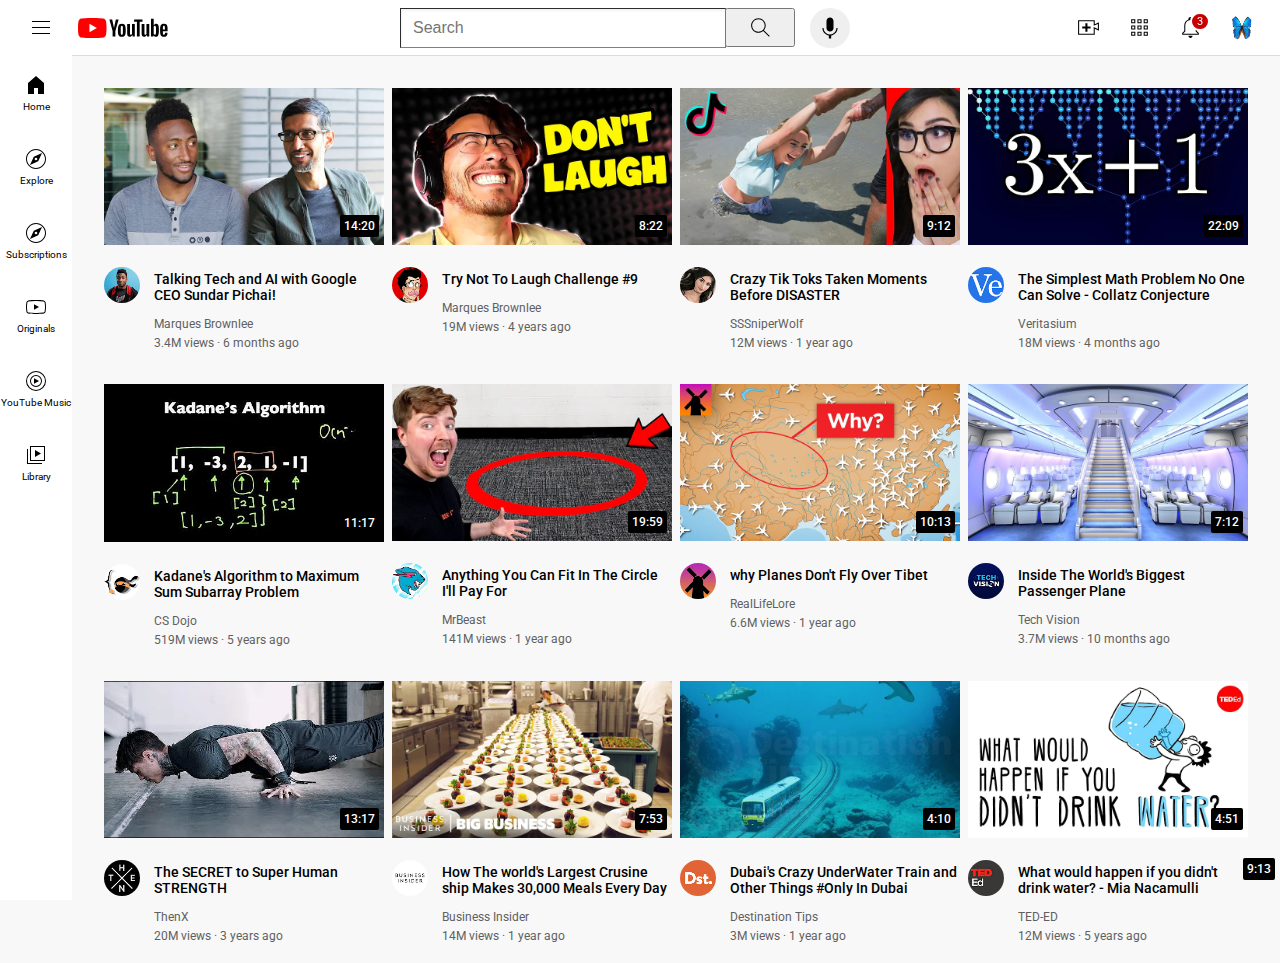
<file: index.html>
<!DOCTYPE html>
<html>
    <head>
           <link rel="preconnect" href="https://fonts.googleapis.com">
       <link rel="preconnect" href="https://fonts.gstatic.com" crossorigin="">
       <link href="https://fonts.googleapis.com/css2?family=Roboto:wght@400;500&amp;display=swap" rel="stylesheet">
     
         <link rel="stylesheet" href="styles/general.css">
           <link rel="stylesheet" href="styles/header.css">
           <link rel="stylesheet" href="styles/sidebar.css">
    </head>
    <body style="
     padding-top: 80px;
    padding-left: 96px;
    padding-right: 24px;
    background-color: rgb(248, 248, 248);
    cursor: pointer;
    ">
      <div class="header">
        <div class="first-section" style="
         
          width:200px;
          display:flex;
          align-items:center;
         flex-shrink: 0px;
          ">
          <img class="hamburger-menu" style="
          height:24px;
          width:34px;
          margin-left: 24px;
          margin-right:20px;
          "
          src="/headericons/hamburger-menu.svg" >
          <img class="logo" style="
          height:20px;
          width:90px;
          "
          src="/headericons/youtube-logo.svg" >
        </div>
        <div class="middle-section" >
           <input class="input" type="text" placeholder="Search">
           <button class="search-icon">
            <img class  =  "search" src="/headericons/search.svg">
            <div class = "st">Search</div>
           </button>
           <div class = "si" >
            <button class="speak">
            <img src="/headericons/voice-search-icon.svg">
            <div class = "st">Search with your voice</div>
           </button>
           </div>
        </div>
        <div class="last-section" >
          <div>
          <div class = "ui">
          <img class="upload" src="/headericons/upload.svg">
          <div class = "st">Upload</div>
          </div>
          </div>
          <div>
            <div class = "ai" >
          <img class="apps" src="/headericons/youtube-apps.svg">
          <div class = "st">YouTube apps</div>
            </div>
          </div>
          <div class="n">
          <img class="note" src="/headericons/notifications.svg">
          <div class ="number">
            3
          </div>
          <div class = "st">Notifications</div>
         </div>
          <div>
            <div class = "bi">
          <img class="butter" src="/headericons/butterfly.jpg">
          <div class = "st">Youtube Account</div>
            </div>
          </div>
        </div>
       </div>
       <div class="sidebar">
       <div class = "sideparts">
        <img src="/sideicons/home.svg" > 
        <div>Home</div>
       </div>
       <div class = "sideparts">
        <img src="/sideicons/explore.svg" >
        <div>Explore</div>
       </div>
       <div class = "sideparts">
        <img src="/sideicons/explore.svg" >
        <div>Subscriptions</div>
       </div>
       <div class = "sideparts">
        <img src="/sideicons/originals.svg" >
        <div>Originals</div>
       </div>
       <div class = "sideparts">
        <img src="/sideicons/youtube-music.svg" >
        <div>YouTube Music</div>
       </div>
       <div class = "sideparts">
        <img src="/sideicons/library.svg" >
        <div>Library</div>
       </div>
       </div>
       <div class="total_grid">
         <div class="youtube">
           <a class="video-link" href="https://www.youtube.com/watch?v=n2RNcPRtAiY">
             <div class = "photo">
               <img  class="thumbnail" src="/thumbnails/thumbnail-1.webp">
               <div class = "absolute">14:20</div>
             </div>
             </a>
             <div class="s">
               <img class="channel" src="channel-1.jpeg">
               <div class="div1">
                 <p class="talk">Talking Tech and AI with Google CEO Sundar Pichai!</p>
                 <p class="name">Marques Brownlee</p>
                 <p class="views">3.4M views &#183; 6 months ago</p>
               </div>
             </div>
           
         </div>
    
        <div class="youtube">
        <a href = "https://www.youtube.com/watch?v=mP0RAo9SKZk">
        <div class = "photo">
        <img  class="thumbnail" src="/thumbnails/thumbnail-2.webp">
        <div class = "absolute">
            8:22
          </div>
        </div>
        </a>
      <div class="s">
            <img class="channel" src="channel-2.jpeg">
            <div class = "absolute">
            9:13
          </div>
            <div class="div1">
        <p class="talk">
                Try Not To Laugh Challenge &#35;9 
        </p>
      
        <p class="name">
           Marques Brownlee
        </p>
        <p class="views">19M views &#183; 4 years ago</p>
        </div>
    </div>
    </div>
   
     <div class="youtube">
      <a href = "https://www.youtube.com/watch?v=FgjPQQeTh1w">
            <div class="photo">
        <img  class="thumbnail" src="/thumbnails/thumbnail-3.webp">
        <div class = "absolute">
            9:12
          </div>
            </div>
            </a>
       <div class ="s">
            <img class="channel" src="channel-3.jpeg">
            <div class="div1">
        <p class="talk">
               
            Crazy Tik Toks Taken Moments Before DISASTER
        </p>
      
        <p class="name">
           SSSniperWolf
        </p>
        <p class="views">12M views &#183; 1 year ago</p>
        </div>
    </div>
    </div>
    
     <div class="youtube">
          <div class="photo">
        <a href ="https://www.youtube.com/watch?v=094y1Z2wpJg">
        <img  class="thumbnail" src="/thumbnails/thumbnail-4.webp">
        <div class = "absolute">
            22:09
          </div>
          </div>
          </a>
      <div class="s">
            <img class="channel" src="channel-4.jpeg">
            <div class="div1">
        <p class="talk">
               
            
The Simplest Math Problem No One Can Solve - Collatz Conjecture
        </p>
      
        <p class="name">
          Veritasium
        </p>
        <p class="views">18M views &#183; 4 months ago</p>
        </div>
    </div>
    </div>
   
    <div class="youtube">
      <a href = "https://www.youtube.com/watch?v=86CQq3pKSUw">
            <div class="photo">
        <img  class="thumbnail" src="/thumbnails/thumbnail-5.webp">
        <div class = "absolute">
            11:17
          </div>
            </div>
            </a>
        <div class="div2" >
       <div class="s">
            <img class="channel" src="channel-5.jpeg">
            <div class="div1">
        <p class="talk">
          
Kadane's Algorithm to Maximum Sum Subarray Problem
        </p>
      
        <p class="name">
          CS Dojo
        </p>
        <p class="views">519M views &#183; 5 years ago</p>
        </div>
        </div>
</div>
</div>

 <div class="youtube">
  <a href = "https://www.youtube.com/watch?v=yXWw0_UfSFg">
  <div class ="photo">
 <img  class="thumbnail" src="/thumbnails/thumbnail-6.webp">
 <div class = "absolute">
            19:59
          </div>
  </div>
  </a>
        <div class="div2" >
      <div class="s">
            <img class="channel" src="channel-6.jpeg">
            <div class="div1">
        <p class="talk">
        Anything You Can Fit In The Circle I'll Pay For
        </p>
      
        <p class="name">
          MrBeast
        </p>
        <p class="views">141M views &#183; 1 year ago</p>
        </div>
        </div>
</div>
</div>

 <div class="youtube">
  <a href = "https://www.youtube.com/watch?v=fNVa1qMbF9Y">
  <div class="photo">
 <img  class="thumbnail" src="/thumbnails/thumbnail-7.webp">
 <div class = "absolute">
            10:13
          </div>
  </div>
  </a>
        <div class="div2" >
      <div class="s">
            <img class="channel" src="channel-7.jpeg">
            <div class="div1">
        <p class="talk">
       why Planes Don't Fly Over Tibet
        </p>
      
        <p class="name">
         RealLifeLore
        </p>
        <p class="views">6.6M views &#183; 1 year ago</p>
        </div>
        </div>
    </div>
    </div>
    
    <div class="youtube">
      <a href = "https://www.youtube.com/watch?v=lFm4EM1juls" >
      <div class = "photo">
 <img  class="thumbnail" src="/thumbnails/thumbnail-8.webp">
 <div class = "absolute">
            7:12
          </div>
      </div>
      </a>
        <div class="div2" >
      <div class="s">
            <img class="channel" src="channel-8.jpeg">
            <div class="div1">
        <p class="talk">
       Inside The World's Biggest Passenger Plane
        </p>
      
        <p class="name">
         Tech Vision
        </p>
        <p class="views">3.7M views &#183; 10 months ago</p>
        </div>
        </div>
    </div>
    </div>
    
    <div class="youtube">
      <a href = "https://www.youtube.com/watch?v=ixmxOlcrlUc">
      <div class ="photo">
 <img  class="thumbnail" src="/thumbnails/thumbnail-9.webp">
 <div class = "absolute">
            13:17
          </div>
      </div>
      </a>
        <div class="div2" >
      <div class="s">
            <img class="channel" src="channel-9.jpeg">
            <div class="div1">
        <p class="talk">
       The SECRET to Super Human STRENGTH
        </p>
      
        <p class="name">
        ThenX
        </p>
        <p class="views">20M views &#183; 3 years ago</p>
        </div>
        </div>
    </div>
    </div>
   
     <div class="youtube">
      <a href = "https://www.youtube.com/watch?v=R2vXbFp5C9o">
      <div class="photo">
 <img  class="thumbnail" src="/thumbnails/thumbnail-10.webp">
 <div class = "absolute">
            7:53
          </div>
      </div>
      </a>
        <div class="div2" >
       <div class="s">
            <img class="channel" src="channel-10.jpeg">
            <div class="div1">
        <p class="talk">
            How The world's Largest Crusine ship Makes 30,000 Meals Every Day
        </p>
      
        <p class="name">
        Business Insider
        </p>
        <p class="views">14M views &#183; 1 year ago</p>
        </div>
        </div>
    </div>
    </div>
    
     <div class="youtube">
    <a href = "https://www.youtube.com/watch?v=0nZuYyXET3s">
      <div class="photo">
 <img  class="thumbnail" src="/thumbnails/thumbnail-11.webp">
 <div class = "absolute">
            4:10  
          </div>
      </div>
      </a>
        <div class="div2" >
      <div class="s">
            <img class="channel" src="channel-11.jpeg">
            <div class="div1">
        <p class="talk">
      Dubai's Crazy UnderWater Train and Other Things &#35;Only In Dubai
        </p>
      
        <p class="name">
        Destination Tips
        </p>
        <p class="views">3M views &#183; 1 year ago</p>
        </div>
        </div>
    </div>
    </div>
    
    <div class="youtube">
      <a href = "https://www.youtube.com/watch?v=9iMGFqMmUFs">
      <div class="photo">
 <img  class="thumbnail" src="/thumbnails/thumbnail-12.webp">
 <div class = "absolute">
            4:51
          </div>
      </div>
      </a>
        <div class="div2" >
      <div class="s">
            <img class="channel" src="channel-12.jpeg">
            <div class="div1">
        <p class="talk">
        What would happen if you didn't drink water? - Mia Nacamulli
        </p>
      
        <p class="name">
        TED-ED
        </p>
        <p class="views">12M views &#183; 5 years ago</p>
        </div>
        </div>
    </div>
    </div>
       </div>
       
    </body>
</html>
</file>
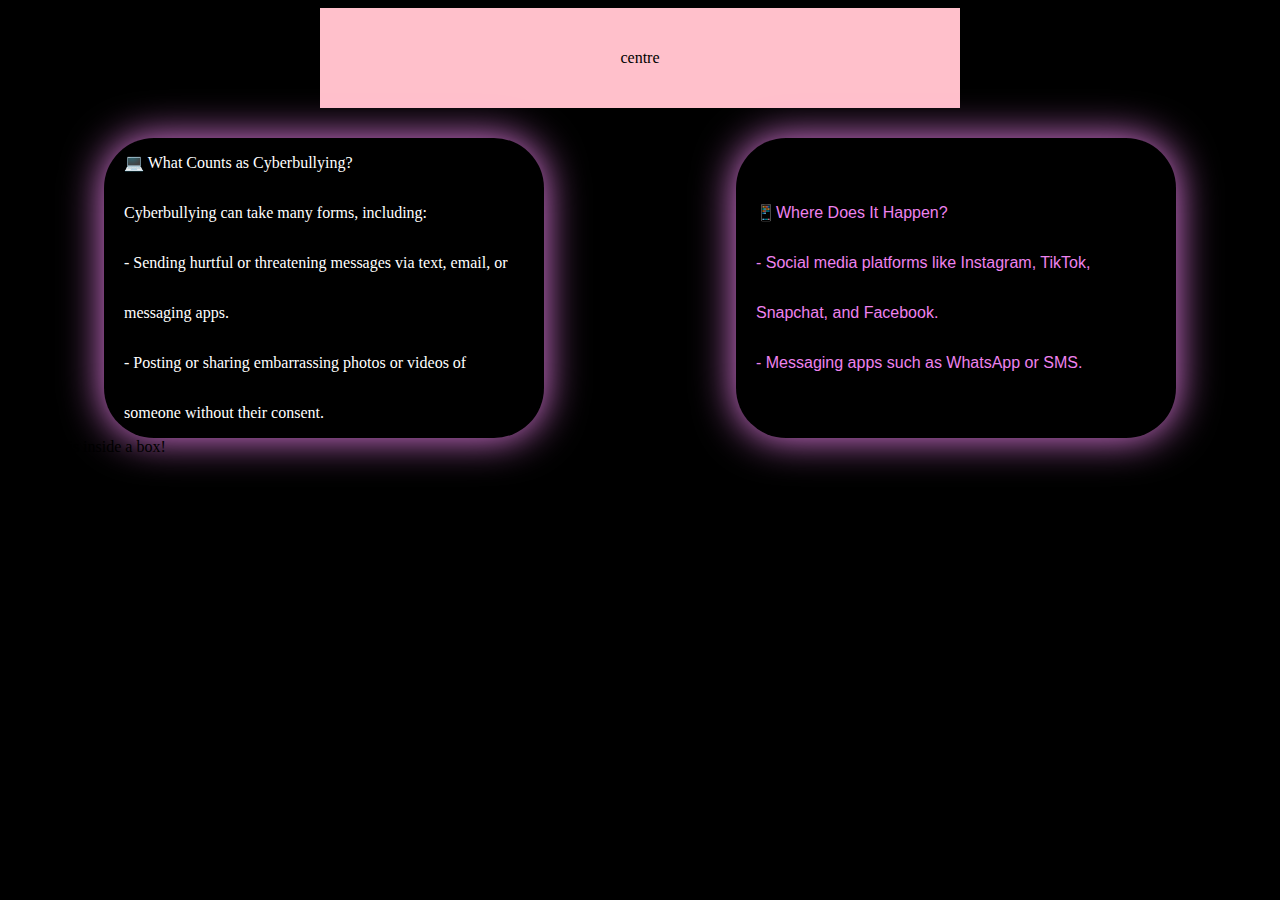
<file: styles/sample.html>
<!DOCTYPE html>
<html>
    <head></head>
    <body style = "background-color: black;">
        <div style="
            height: 100px;
            display: flex;
            flex-direction: row;
            background-color: pink;
            align-items: center;
            justify-content: center;
            width: 50vw;
            margin: auto auto auto auto; 
        ">
            centre
        </div>
    <div style = "
    margin-top : 30px;
    display : flex;
           flex-direction:row;
           justify-content:space-around;">
        <div style="
           box-shadow: 0 0 40px 0 violet;
           border-radius: 50px;
           width:400px;
           height:300px;
           display: flex;
           align-items: center;
           justify-content: center;
           line-height: 50px;
           padding-left: 20px;
              padding-right: 20px;
              color:white;
      "> <p>💻 What Counts as Cyberbullying?<br>
        Cyberbullying can take many forms, including:<br>
- Sending hurtful or threatening messages via text, email, or messaging apps.<br>
- Posting or sharing embarrassing photos or videos of someone without their consent.
</p>
        </div>
        <div style="
            box-shadow: 0 0 40px 0 violet;
           border-radius: 50px;
           width:400px;
           height:300px;
           display: flex;
           align-items: center;
           justify-content: center;
           line-height: 50px;
           padding-left: 20px;
              padding-right: 20px;
            color: violet;
            font-family: 'Lucida Sans', 'Lucida Sans Regular', 'Lucida Grande', 'Lucida Sans Unicode', Geneva, Verdana, sans-serif;
            text-shadow: 5px 0 50px 0 violet;
      "><p> 📱Where Does It Happen? </span><br>
      <template>
Cyberbullying can occur on:<br>
</template>
- Social media platforms like Instagram, TikTok, Snapchat, and Facebook.<br>
- Messaging apps such as WhatsApp or SMS.<br>
</p>
        </div>
    </div>
    This text is inside a box!
</div>
    </body>
</html>
</file>
<file: styles/general.css>
.body {
    cursor : pointer;
   }
   .thumbnail {
    width:100%;
    margin-bottom: 8px;
  } 
  .photo{
   position : relative;
  }
   .talk{ 
    font-size: 14px;
     font-family: Roboto;
     font-weight: 500;
   }
       .youtube{
      
        width: 100%;

       }
       .absolute{
         position : absolute;
         background-color: black;
         color:white;
         right : 5px;
         bottom : 20px;
         font-family: Roboto , Arial;
         font-size: 12px;
         font-weight: 500;
         padding-left: 4px;
         padding-bottom: 4px;
         padding-right: 4px;
         padding-top: 4px;
         border-radius: 2px;
       }
      .channel{
       
       margin-top: 10px;
        width: 36px;
        border-radius: 50px;
      }
     .name{
        color: rgb(96, 96, 96);
        font-family: Roboto;
        font-size: 12px;
        margin-bottom: 0px;
        margin-top: 12px;
     }
     .views{
        margin-top: 5px;
        color: rgb(96, 96, 96);
        font-family: Roboto;
        font-size: 12px;
        
     }
     .s{
        display:grid;
        grid-template-columns: 50px 1fr;
     }
     .total_grid{
        display : grid;
        grid-template-columns: 1fr 1fr 1fr 1fr;
        width: 100%;
        column-gap: 8px;
        row-gap : 22px;      
     }
     @media (max-width: 900px) {
  .total_grid {
    grid-template-columns: 1fr 1fr 1fr;
  }
}
      @media (max-width: 600px) {
    .total_grid {
      grid-template-columns: 1fr 1fr;
    }
  }
</file>
<file: styles/header.css>
.header{
   display:flex;
   flex-direction:row;
   justify-content:space-between;
   height:55px;
   align-items:center;
  margin-bottom: 10px;
   position : fixed;
   top:0px;
   right:0px;
   left:0px;
   z-index: 1;
   background-color: white;
   border-bottom-width:1px;
   border-bottom-color:rgb(223, 217, 217);
   border-bottom-style: solid;
}
.middle-section{
   
        flex:1;
        max-width: 450px;
        flex-shrink: 0px;
        display:flex;
        align-items:center;
}
.n{
   position: relative;
}
.number{
   background-color: rgb(200, 0, 0);
   font-family: Roboto,Arial;
   position : absolute;
  
  text-align: center;
  
   right:-7px;
   border-radius: 10px;
   padding-left: 5px;
   padding-right: 5px;
   top: -3px;
   font-size: 11px;
   padding-bottom: 1px;
   padding-top: 1px;
   color : white;
   border-color: white;
  border-style: solid;
  border-width: 2px;
}
.input{
  border-width: 1px;
   border-color: grey;
   height:36px;
   flex:1;
 padding-left: 12px;
 font-size: 16px;
 width:0px;
   box-shadow: inset 1px 2px 3px rgba(0 ,0,0, 0.05);
}
.input::placeholder{
   font-style: roboto , Arial;
   font-size:16px;

}
.search-icon{
   height:39px;
   width:70px;
   margin-right: 15px;
   margin-left: -1px;
    display:flex;
   justify-content: center;
   align-items: center;

}
.search{
   height:25px;
}
.last-section{
   display:flex;
   align-items: center;
   justify-content: space-evenly;
   width:230px;
  flex-shrink:0px;
}
.speak{
   height:40px;
   width:40px;
   border-radius:50px;
   border:none;
}
.upload{
   height:25px;
   width:25px;
}
.ai{
   height:25px;
   width:25px;
   
}
.note{
   height:25px;
   width:25px;
}
.butter{
   width:25px;
   height:25px;
   border-radius: 50px;
   
}
.search ,
.speak ,
.ui,
.ai,
.si,
.n,
.bi{
   display:flex;
   justify-content: center;
   align-items: center;
   position:relative;
}
.st {
   position : absolute;
   font-family: Roboto , Arial;
   background-color: grey;
   color:white;
   border-radius:2px;
   bottom:-30px;
   font-size: 14px;
   padding-left:8px;
   padding-right:8px;
   padding-top:4px;
   padding-bottom:4px;
   opacity:0;
   transition : 0.5s;
   pointer-events:none;
   white-space: nowrap;
}
.search-icon:hover .st ,
.n:hover .st,
.si:hover .st,
.ai:hover .st ,
.ui:hover .st,
.speak:hover .st,
.bi:hover .st {
   opacity: 1;
   cursor:pointer;
}
</file>
<file: styles/sidebar.css>
.sidebar{
   position : fixed;
   left :0;
   bottom : 0;
   top:55px;
   background-color: white;
   width: 72px;
   cursor : pointer;
   z-index:2;
}
.sideparts {
     display: flex;
   flex-direction: column;
    align-items: center;
    justify-content: center;
    height:74px;
}
.sideparts:hover {
    background-color: #f2f2f2;
}
.sideparts img {
    height : 24px;
    margin-bottom: 4px;
}

.sideparts div {
    font-family: Roboto , arial;
    font-size: 10px;
}
</file>
